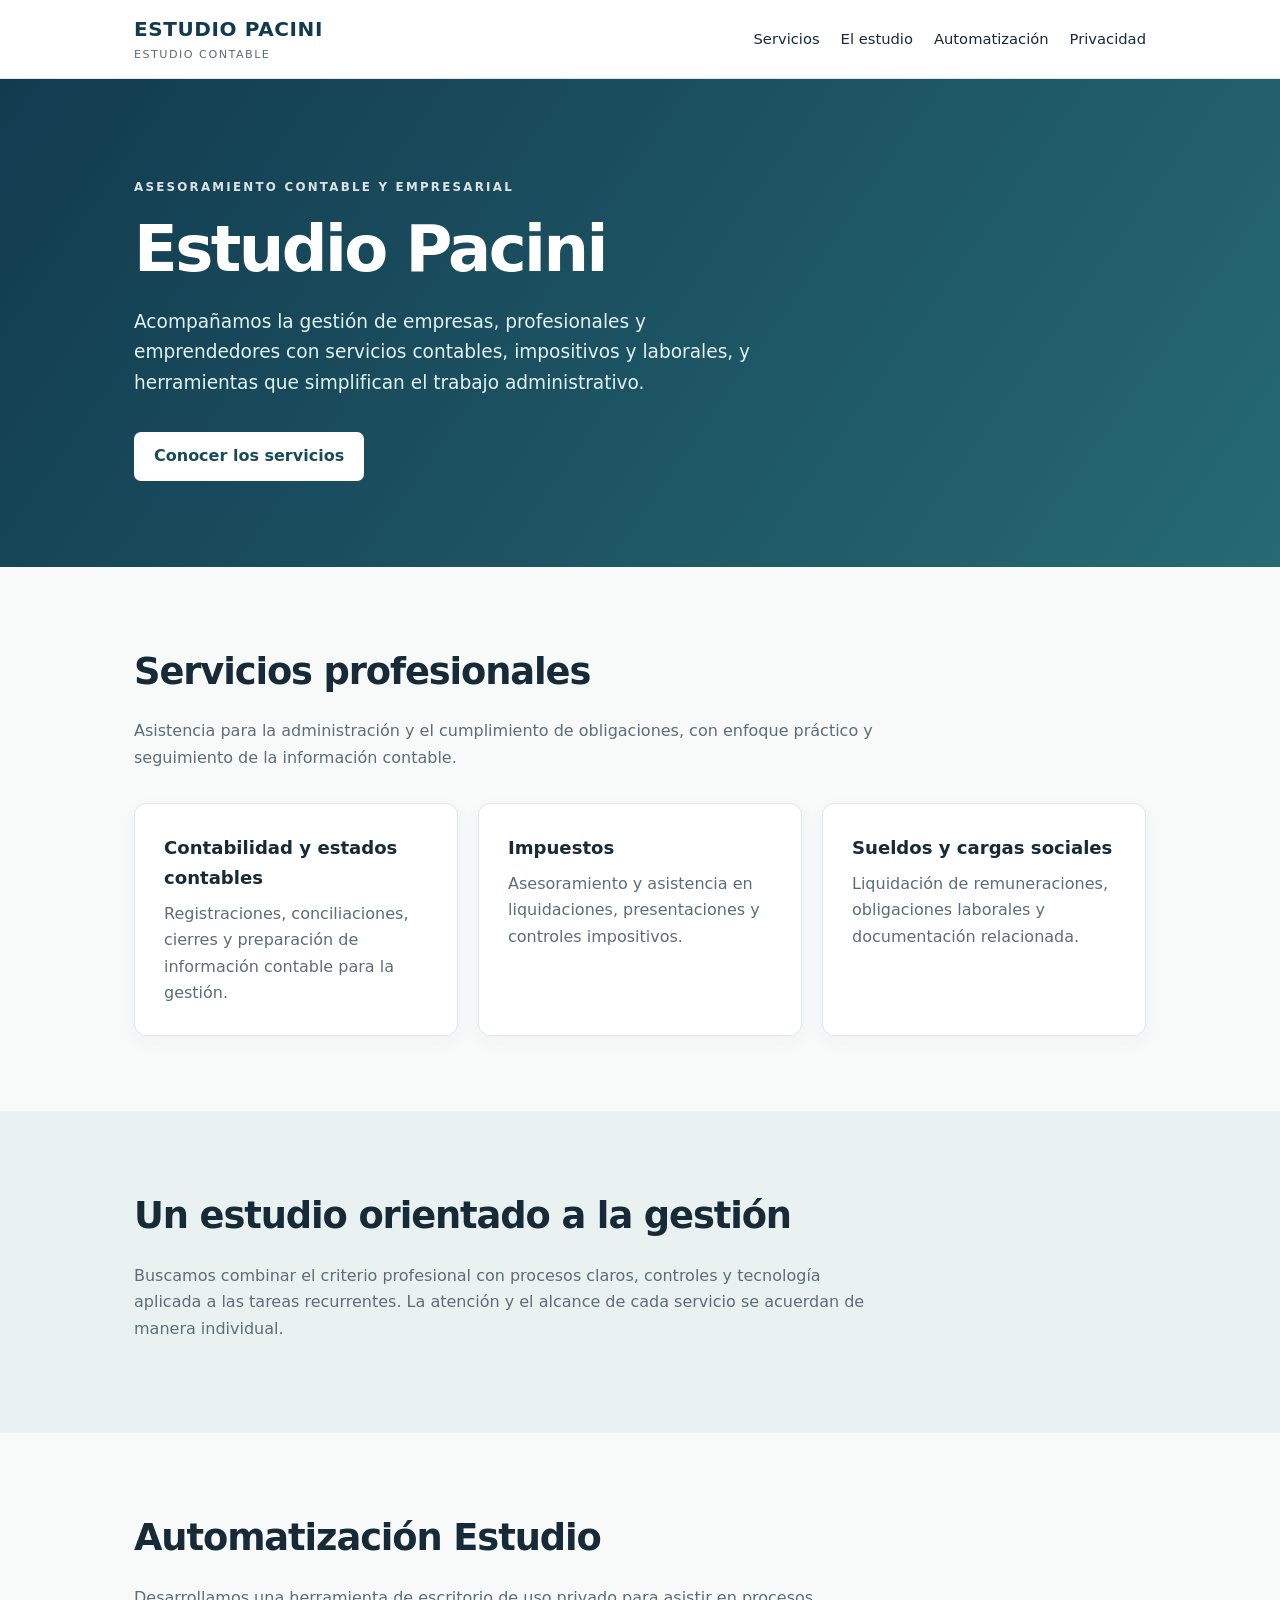
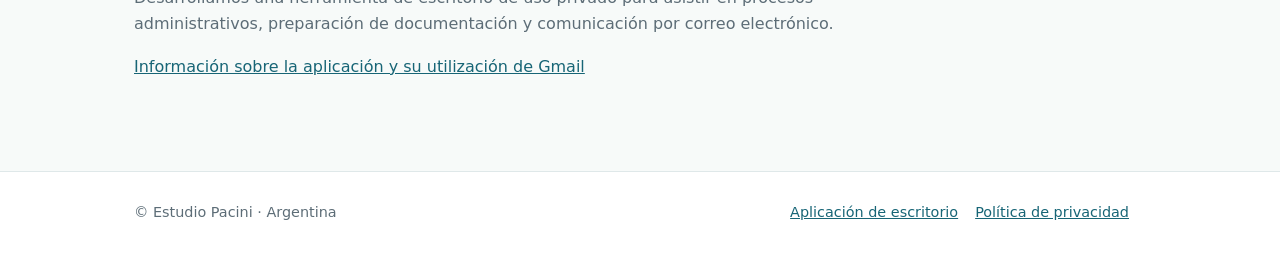
<file: index.html>
<!doctype html><html lang="es-AR"><head><meta charset="utf-8"><meta name="viewport" content="width=device-width, initial-scale=1"><meta name="description" content="Estudio Pacini. Servicios contables, impositivos y laborales para empresas, profesionales y emprendedores."><title>Estudio Pacini | Estudio contable</title><link rel="stylesheet" href="styles.css"></head><body>
<header class="top"><div class="container nav"><a class="brand" href="/">ESTUDIO PACINI<small>ESTUDIO CONTABLE</small></a><nav class="links" aria-label="Navegación principal"><a href="#servicios">Servicios</a><a href="#nosotros">El estudio</a><a href="/automatizacion/">Automatización</a><a href="/privacidad.html">Privacidad</a></nav></div></header>
<main><section class="hero"><div class="container"><span class="eyebrow">Asesoramiento contable y empresarial</span><h1>Estudio Pacini</h1><p>Acompañamos la gestión de empresas, profesionales y emprendedores con servicios contables, impositivos y laborales, y herramientas que simplifican el trabajo administrativo.</p><a class="pill" href="#servicios">Conocer los servicios</a></div></section>
<section class="section" id="servicios"><div class="container"><h2>Servicios profesionales</h2><p class="lead">Asistencia para la administración y el cumplimiento de obligaciones, con enfoque práctico y seguimiento de la información contable.</p><div class="cards"><article class="card"><h3>Contabilidad y estados contables</h3><p>Registraciones, conciliaciones, cierres y preparación de información contable para la gestión.</p></article><article class="card"><h3>Impuestos</h3><p>Asesoramiento y asistencia en liquidaciones, presentaciones y controles impositivos.</p></article><article class="card"><h3>Sueldos y cargas sociales</h3><p>Liquidación de remuneraciones, obligaciones laborales y documentación relacionada.</p></article></div></div></section>
<section class="section subtle" id="nosotros"><div class="container"><h2>Un estudio orientado a la gestión</h2><p class="lead">Buscamos combinar el criterio profesional con procesos claros, controles y tecnología aplicada a las tareas recurrentes. La atención y el alcance de cada servicio se acuerdan de manera individual.</p></div></section>
<section class="section"><div class="container"><h2>Automatización Estudio</h2><p class="lead">Desarrollamos una herramienta de escritorio de uso privado para asistir en procesos administrativos, preparación de documentación y comunicación por correo electrónico.</p><p><a href="/automatizacion/">Información sobre la aplicación y su utilización de Gmail</a></p></div></section></main>
<footer class="footer"><div class="container footflex"><span>© Estudio Pacini · Argentina</span><span><a href="/automatizacion/">Aplicación de escritorio</a><a href="/privacidad.html">Política de privacidad</a></span></div></footer></body></html>
</file>
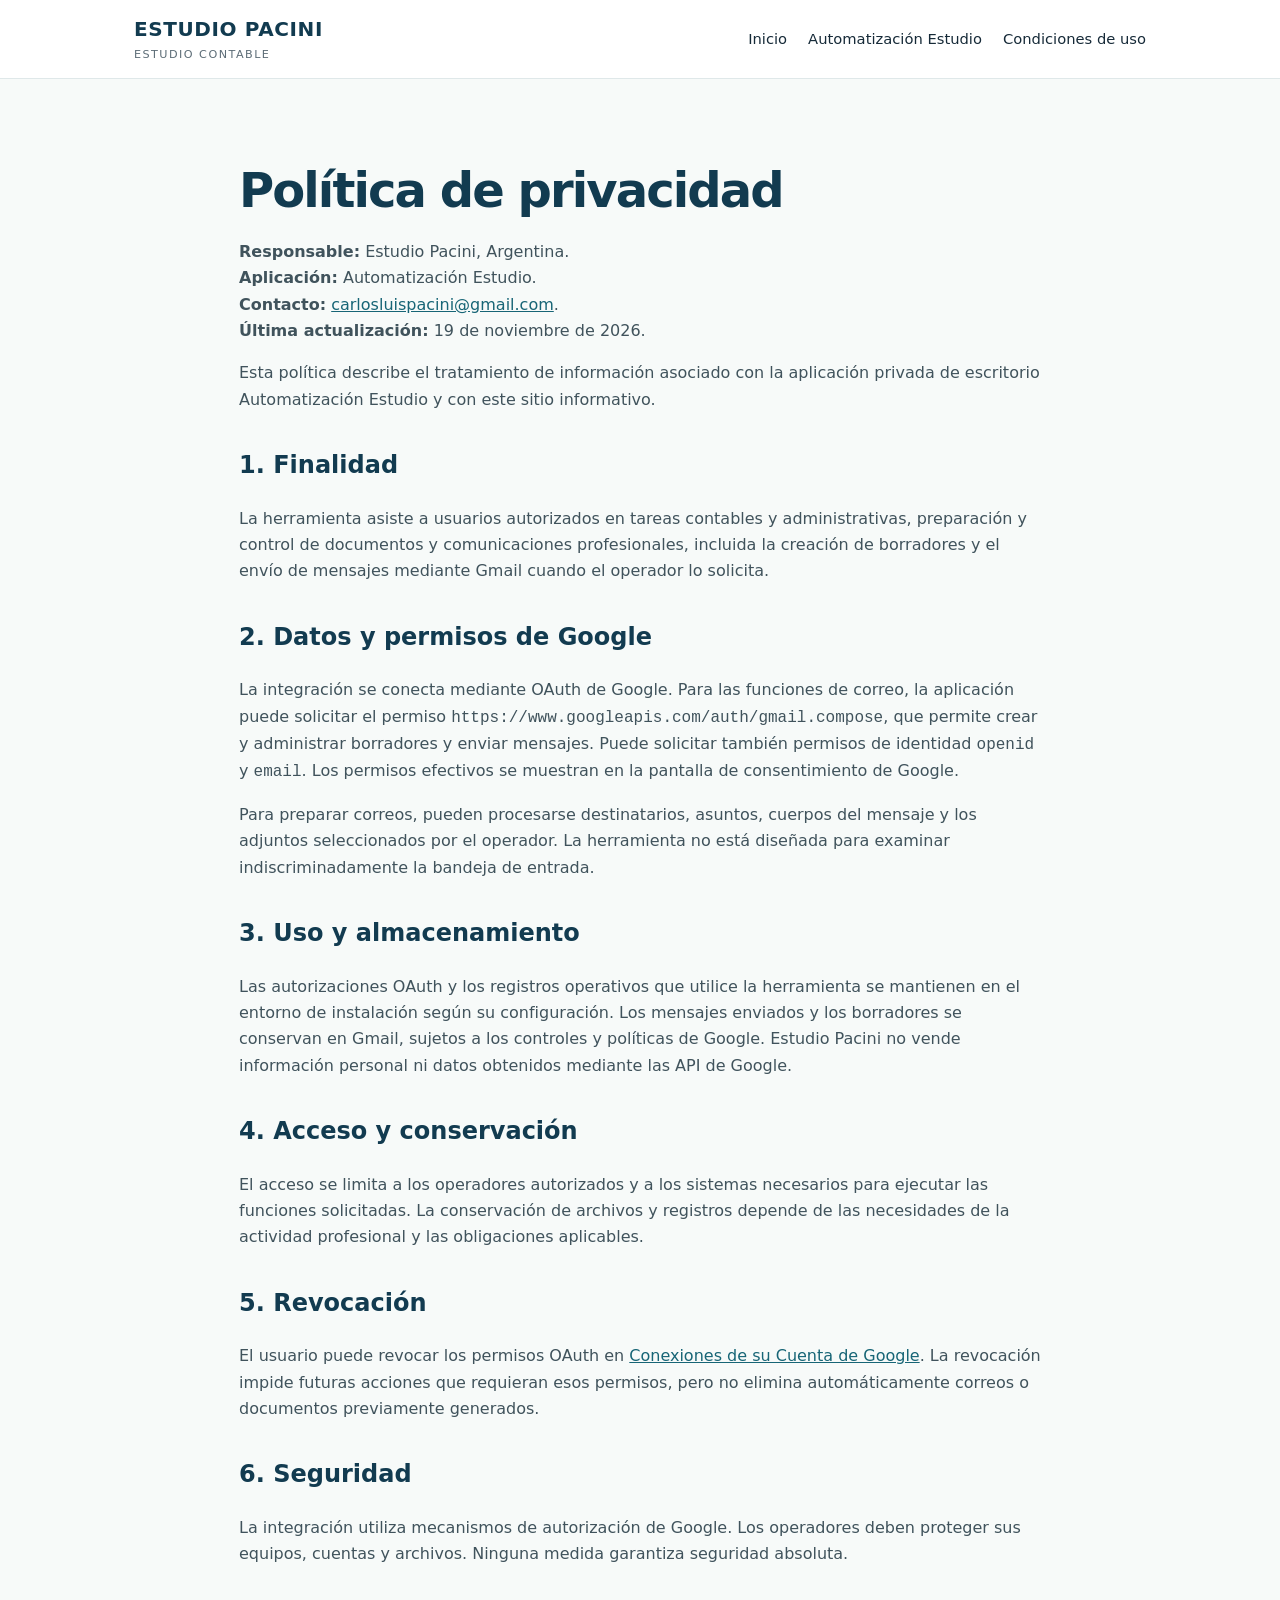
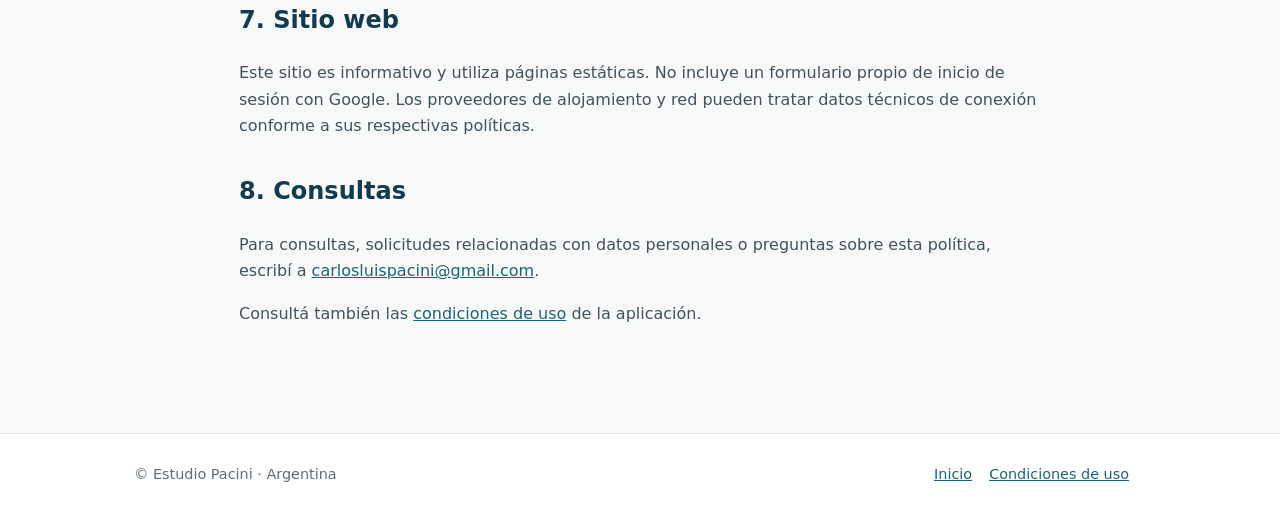
<file: privacidad.html>
<!doctype html>
<html lang="es-AR"><head><meta charset="utf-8"><meta name="viewport" content="width=device-width, initial-scale=1"><meta name="description" content="Política de privacidad de Automatización Estudio, aplicación privada de escritorio de Estudio Pacini."><title>Política de privacidad | Automatización Estudio — Estudio Pacini</title><link rel="stylesheet" href="styles.css"></head><body>
<header class="top"><div class="container nav"><a class="brand" href="/">ESTUDIO PACINI<small>ESTUDIO CONTABLE</small></a><nav class="links"><a href="/">Inicio</a><a href="/automatizacion/">Automatización Estudio</a><a href="/terminos.html">Condiciones de uso</a></nav></div></header>
<main class="page"><h1>Política de privacidad</h1><p><strong>Responsable:</strong> Estudio Pacini, Argentina.<br><strong>Aplicación:</strong> Automatización Estudio.<br><strong>Contacto:</strong> <a href="mailto:carlosluispacini@gmail.com">carlosluispacini@gmail.com</a>.<br><strong>Última actualización:</strong> 19 de noviembre de 2026.</p>
<p>Esta política describe el tratamiento de información asociado con la aplicación privada de escritorio Automatización Estudio y con este sitio informativo.</p>
<h2>1. Finalidad</h2><p>La herramienta asiste a usuarios autorizados en tareas contables y administrativas, preparación y control de documentos y comunicaciones profesionales, incluida la creación de borradores y el envío de mensajes mediante Gmail cuando el operador lo solicita.</p>
<h2>2. Datos y permisos de Google</h2><p>La integración se conecta mediante OAuth de Google. Para las funciones de correo, la aplicación puede solicitar el permiso <code>https://www.googleapis.com/auth/gmail.compose</code>, que permite crear y administrar borradores y enviar mensajes. Puede solicitar también permisos de identidad <code>openid</code> y <code>email</code>. Los permisos efectivos se muestran en la pantalla de consentimiento de Google.</p><p>Para preparar correos, pueden procesarse destinatarios, asuntos, cuerpos del mensaje y los adjuntos seleccionados por el operador. La herramienta no está diseñada para examinar indiscriminadamente la bandeja de entrada.</p>
<h2>3. Uso y almacenamiento</h2><p>Las autorizaciones OAuth y los registros operativos que utilice la herramienta se mantienen en el entorno de instalación según su configuración. Los mensajes enviados y los borradores se conservan en Gmail, sujetos a los controles y políticas de Google. Estudio Pacini no vende información personal ni datos obtenidos mediante las API de Google.</p>
<h2>4. Acceso y conservación</h2><p>El acceso se limita a los operadores autorizados y a los sistemas necesarios para ejecutar las funciones solicitadas. La conservación de archivos y registros depende de las necesidades de la actividad profesional y las obligaciones aplicables.</p>
<h2>5. Revocación</h2><p>El usuario puede revocar los permisos OAuth en <a href="https://myaccount.google.com/connections">Conexiones de su Cuenta de Google</a>. La revocación impide futuras acciones que requieran esos permisos, pero no elimina automáticamente correos o documentos previamente generados.</p>
<h2>6. Seguridad</h2><p>La integración utiliza mecanismos de autorización de Google. Los operadores deben proteger sus equipos, cuentas y archivos. Ninguna medida garantiza seguridad absoluta.</p>
<h2>7. Sitio web</h2><p>Este sitio es informativo y utiliza páginas estáticas. No incluye un formulario propio de inicio de sesión con Google. Los proveedores de alojamiento y red pueden tratar datos técnicos de conexión conforme a sus respectivas políticas.</p>
<h2>8. Consultas</h2><p>Para consultas, solicitudes relacionadas con datos personales o preguntas sobre esta política, escribí a <a href="mailto:carlosluispacini@gmail.com">carlosluispacini@gmail.com</a>.</p><p>Consultá también las <a href="/terminos.html">condiciones de uso</a> de la aplicación.</p></main>
<footer class="footer"><div class="container footflex"><span>© Estudio Pacini · Argentina</span><span><a href="/">Inicio</a><a href="/terminos.html">Condiciones de uso</a></span></div></footer></body></html>
</file>
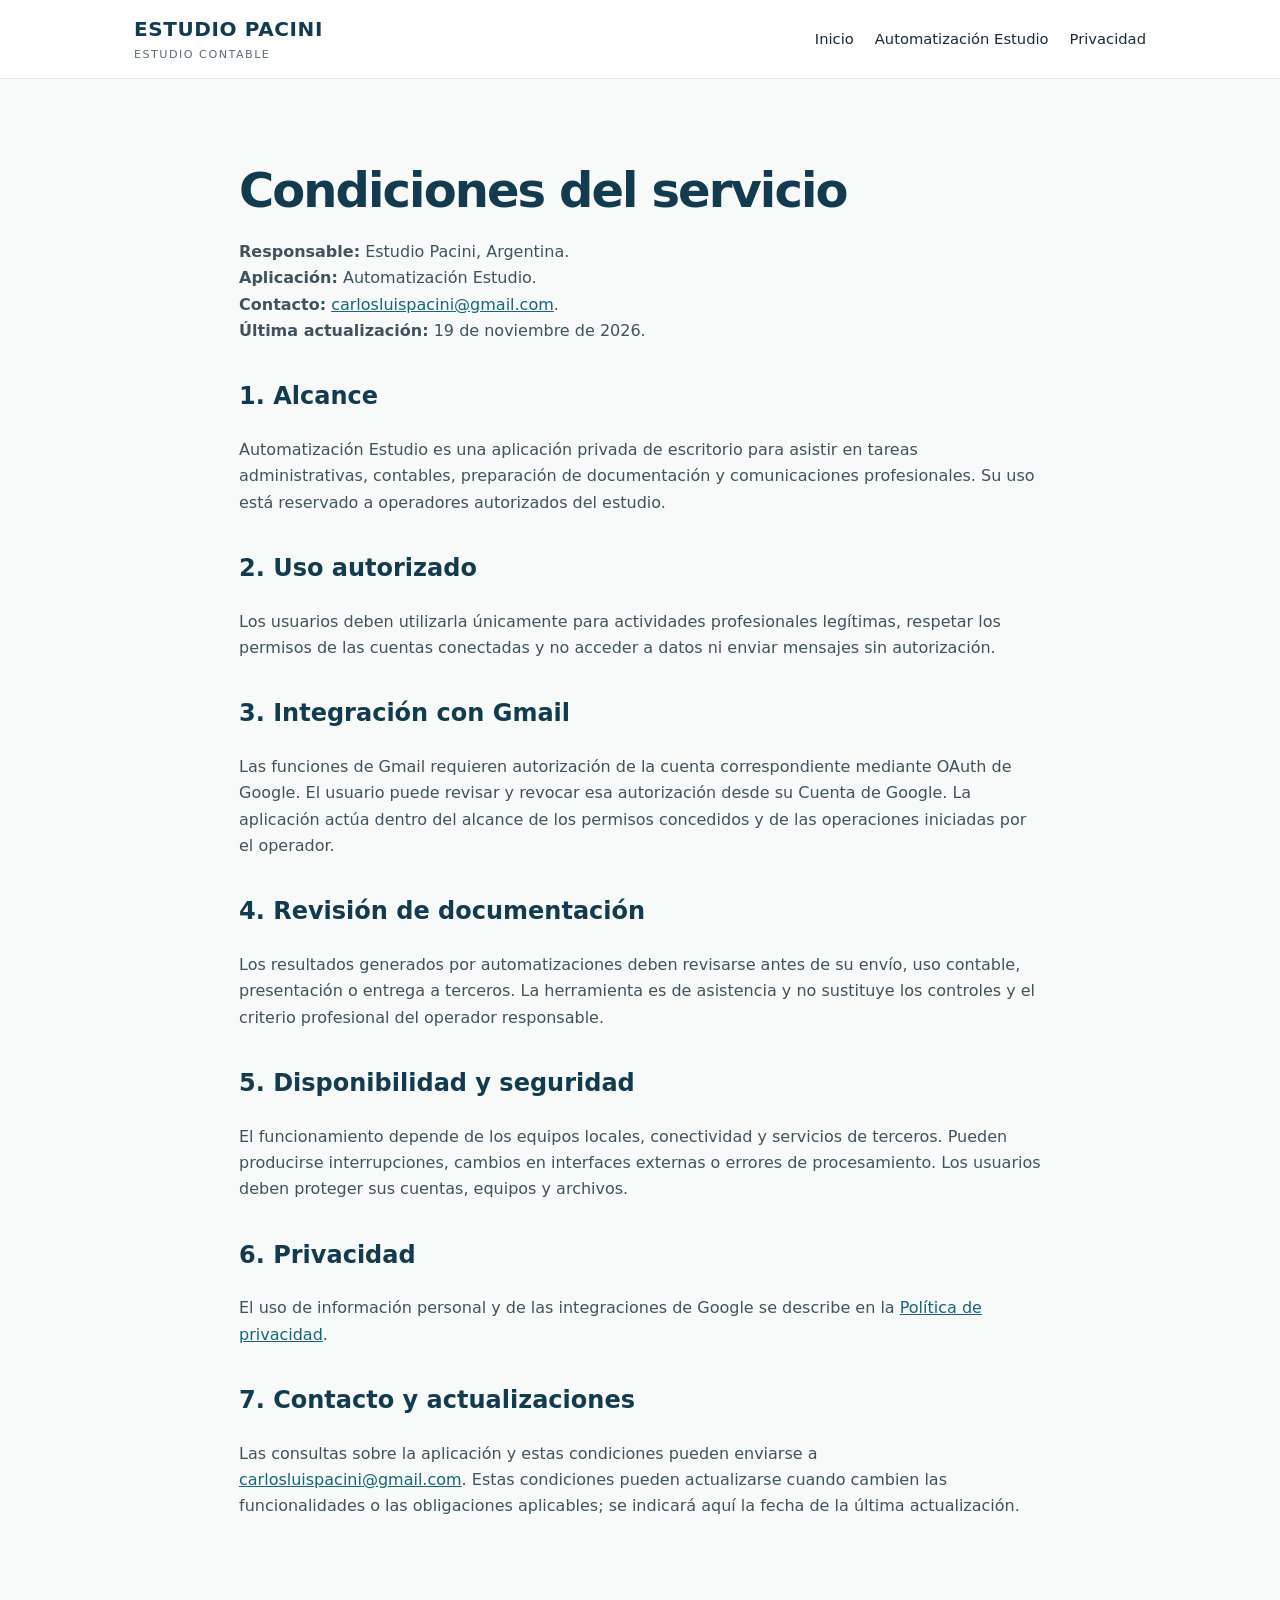
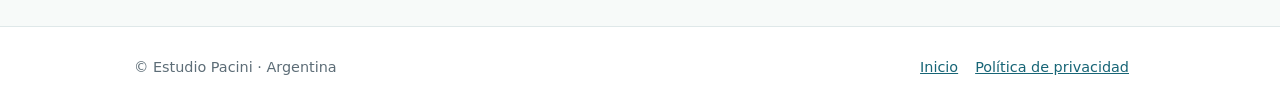
<file: terminos.html>
<!doctype html>
<html lang="es-AR"><head><meta charset="utf-8"><meta name="viewport" content="width=device-width, initial-scale=1"><meta name="description" content="Condiciones de uso de Automatización Estudio, herramienta privada de escritorio de Estudio Pacini."><title>Condiciones del servicio | Automatización Estudio — Estudio Pacini</title><link rel="stylesheet" href="styles.css"></head><body>
<header class="top"><div class="container nav"><a class="brand" href="/">ESTUDIO PACINI<small>ESTUDIO CONTABLE</small></a><nav class="links"><a href="/">Inicio</a><a href="/automatizacion/">Automatización Estudio</a><a href="/privacidad.html">Privacidad</a></nav></div></header>
<main class="page"><h1>Condiciones del servicio</h1><p><strong>Responsable:</strong> Estudio Pacini, Argentina.<br><strong>Aplicación:</strong> Automatización Estudio.<br><strong>Contacto:</strong> <a href="mailto:carlosluispacini@gmail.com">carlosluispacini@gmail.com</a>.<br><strong>Última actualización:</strong> 19 de noviembre de 2026.</p>
<h2>1. Alcance</h2><p>Automatización Estudio es una aplicación privada de escritorio para asistir en tareas administrativas, contables, preparación de documentación y comunicaciones profesionales. Su uso está reservado a operadores autorizados del estudio.</p>
<h2>2. Uso autorizado</h2><p>Los usuarios deben utilizarla únicamente para actividades profesionales legítimas, respetar los permisos de las cuentas conectadas y no acceder a datos ni enviar mensajes sin autorización.</p>
<h2>3. Integración con Gmail</h2><p>Las funciones de Gmail requieren autorización de la cuenta correspondiente mediante OAuth de Google. El usuario puede revisar y revocar esa autorización desde su Cuenta de Google. La aplicación actúa dentro del alcance de los permisos concedidos y de las operaciones iniciadas por el operador.</p>
<h2>4. Revisión de documentación</h2><p>Los resultados generados por automatizaciones deben revisarse antes de su envío, uso contable, presentación o entrega a terceros. La herramienta es de asistencia y no sustituye los controles y el criterio profesional del operador responsable.</p>
<h2>5. Disponibilidad y seguridad</h2><p>El funcionamiento depende de los equipos locales, conectividad y servicios de terceros. Pueden producirse interrupciones, cambios en interfaces externas o errores de procesamiento. Los usuarios deben proteger sus cuentas, equipos y archivos.</p>
<h2>6. Privacidad</h2><p>El uso de información personal y de las integraciones de Google se describe en la <a href="/privacidad.html">Política de privacidad</a>.</p>
<h2>7. Contacto y actualizaciones</h2><p>Las consultas sobre la aplicación y estas condiciones pueden enviarse a <a href="mailto:carlosluispacini@gmail.com">carlosluispacini@gmail.com</a>. Estas condiciones pueden actualizarse cuando cambien las funcionalidades o las obligaciones aplicables; se indicará aquí la fecha de la última actualización.</p></main>
<footer class="footer"><div class="container footflex"><span>© Estudio Pacini · Argentina</span><span><a href="/">Inicio</a><a href="/privacidad.html">Política de privacidad</a></span></div></footer></body></html>
</file>
<file: styles.css>
:root{color-scheme:light;--ink:#162a38;--muted:#5d6d77;--navy:#123b50;--teal:#2c777e;--line:#dfe8e9;--bg:#f7faf9;--white:#fff}*{box-sizing:border-box}html{scroll-behavior:smooth}body{margin:0;background:var(--bg);font:16px/1.65 system-ui,-apple-system,'Segoe UI',Arial,sans-serif;color:var(--ink)}a{color:#176576}a:hover{text-decoration:none}.container{max-width:1060px;margin:auto;padding:0 24px}.top{background:white;border-bottom:1px solid var(--line)}.nav{min-height:78px;display:flex;align-items:center;justify-content:space-between;gap:18px;flex-wrap:wrap}.brand{font-weight:800;font-size:1.25rem;color:var(--navy);letter-spacing:.03em;text-decoration:none}.brand small{display:block;font-weight:500;color:var(--muted);font-size:.7rem;letter-spacing:.13em}.links{display:flex;gap:21px;flex-wrap:wrap}.links a{font-size:.92rem;text-decoration:none;color:var(--ink)}.links a:hover{color:var(--teal)}.hero{background:linear-gradient(125deg,#123b50,#266a73);color:white;padding:94px 0 86px}.eyebrow{text-transform:uppercase;letter-spacing:.19em;font-size:.74rem;font-weight:700;opacity:.85}h1{font-size:clamp(2.4rem,5vw,4rem);line-height:1.1;margin:15px 0 22px;letter-spacing:-.04em}.hero p{font-size:1.16rem;max-width:640px;color:#e2f2f2}.pill{display:inline-block;padding:11px 20px;border-radius:7px;background:white;color:#174c58;font-weight:700;text-decoration:none;margin-top:15px}.section{padding:75px 0}.section h2{font-size:clamp(1.7rem,3vw,2.3rem);margin:0 0 14px;letter-spacing:-.03em}.lead{color:var(--muted);max-width:750px}.cards{display:grid;grid-template-columns:repeat(3,minmax(0,1fr));gap:20px;margin-top:32px}.card{padding:29px;background:white;border:1px solid var(--line);border-radius:12px;box-shadow:0 6px 20px #173f4b09}.card h3{margin:0 0 8px;font-size:1.13rem}.card p{margin:0;color:var(--muted)}.subtle{background:#eaf2f1}.page{max-width:850px;margin:0 auto;padding:70px 24px 90px}.page h1{font-size:clamp(2.1rem,4vw,3rem);color:var(--navy)}.page h2{margin-top:33px;color:var(--navy)}.page p,.page li{color:#40535c}.note{border-left:4px solid var(--teal);background:#eaf2f1;padding:18px 22px;border-radius:4px}.footer{border-top:1px solid var(--line);background:white;padding:29px 0;color:var(--muted);font-size:.9rem}.footflex{display:flex;justify-content:space-between;gap:15px;flex-wrap:wrap}.footflex a{margin-right:17px}@media(max-width:760px){.cards{grid-template-columns:1fr}.hero{padding:65px 0}.nav{padding:14px 0}.links{gap:13px}}
</file>
